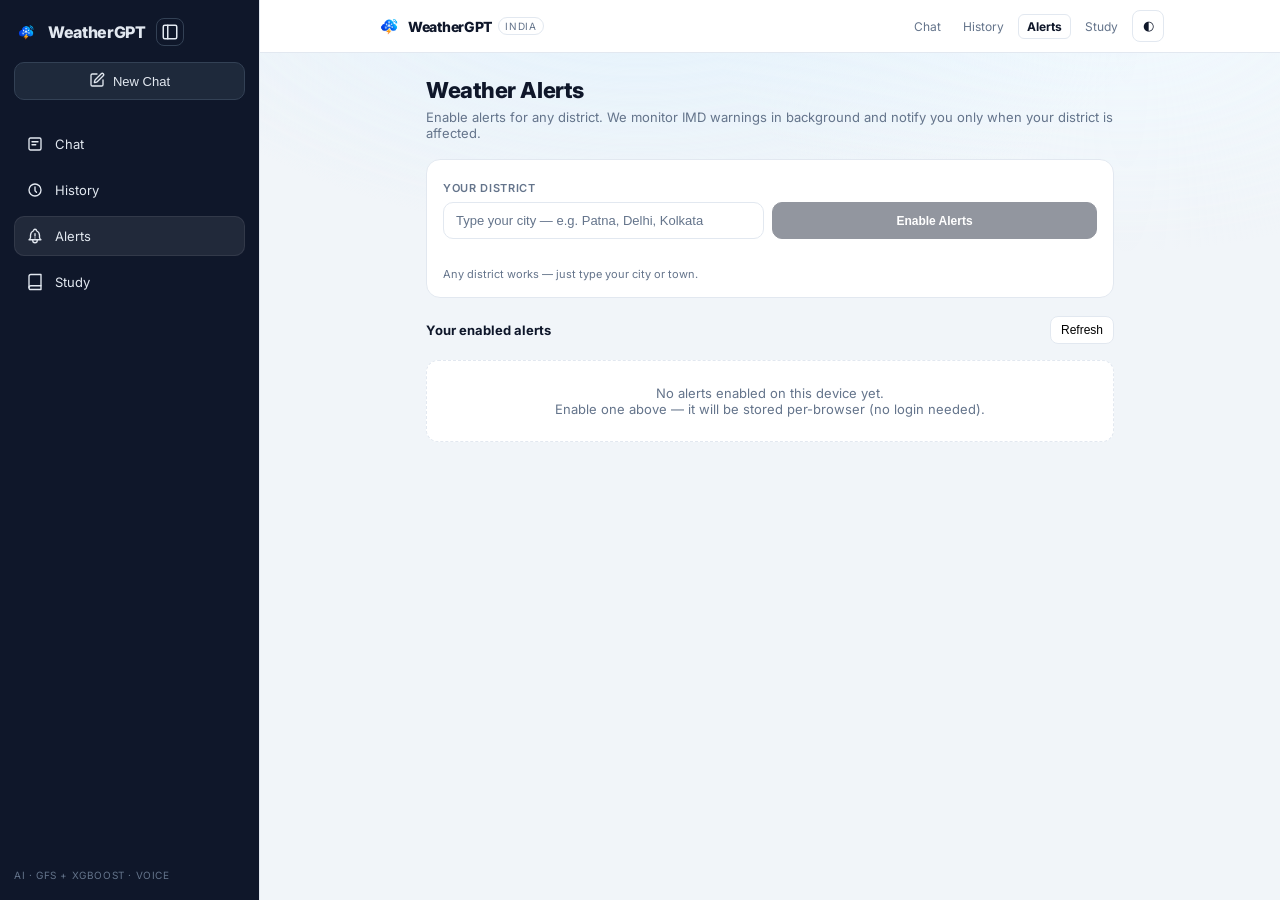
<file: ui/alerts.html>
<!doctype html>
<html lang="en">
<head>
  <meta charset="utf-8" />
  <meta name="viewport" content="width=device-width, initial-scale=1" />
  <title>Weather Alerts — WeatherGPT</title>
  <link href="https://fonts.googleapis.com/css2?family=Inter:wght@400;500;600;700;800&display=swap" rel="stylesheet">
  <link rel="icon" href="favicon.ico" sizes="32x32" />
  <link rel="apple-touch-icon" href="icon-180.png" />
  <link rel="stylesheet" href="style.css" />
  <style>
    .alertsPage{max-width:720px;margin:0 auto;padding:24px 16px}
    .alertsHeader{margin-bottom:18px}
    .alertsHeader h1{font-size:22px;font-weight:800;letter-spacing:-0.02em;margin:0;color:var(--text)}
    .alertsHeader p{color:var(--muted);font-size:13px;margin:6px 0 0}
    .card{background:var(--surface);border:1px solid var(--border);border-radius:14px;padding:16px}
    .enabledList{margin-top:16px}
    .enabledItem{display:flex;justify-content:space-between;align-items:center;padding:12px 14px;border:1px solid var(--border);border-radius:10px;background:var(--bg);margin-bottom:8px}
    .enabledItem .name{font-weight:600;font-size:13px;color:var(--text)}
    .enabledItem .meta{font-size:11px;color:var(--muted)}
    .enabledItem button{padding:7px 10px;border-radius:8px;border:1px solid #fecaca;background:var(--surface);color:#991b1b;font-size:12px;cursor:pointer}
    .emptyState{padding:24px;text-align:center;color:var(--muted);font-size:13px;border:1px dashed var(--border);border-radius:12px;background:var(--surface)}
    .alertBtn{background:#0f172a;border-color:#0f172a;color:#fff;transition:opacity .15s}
    .alertBtn:disabled{opacity:.45;cursor:not-allowed}
    [data-theme="dark"] .alertBtn{background:#38bdf8;border-color:#38bdf8;color:#020617;font-weight:700}
    [data-theme="dark"] .alertBtn:hover:not(:disabled){background:#0ea5e9;border-color:#0ea5e9}
    [data-theme="dark"] .alertBtn:disabled{opacity:.45}
    [data-theme="dark"] #alertInput::placeholder{color:#94a3b8;opacity:1}
    #alertInput::placeholder{color:var(--muted)}
  </style>
</head>
<body>
  <div class="bgGlow"></div>
  <div class="appShell">
    <aside class="sidebar" id="sidebar">
      <div class="sideTop">
        <div class="sideBrand">
          <img src="weathergpt.png" alt="WeatherGPT" style="width:24px;height:24px;border-radius:6px;object-fit:cover;flex-shrink:0" />
          <span class="sideName">WeatherGPT</span>
          <button id="sidebarClose" class="sidebarClose" aria-label="Toggle sidebar" title="Toggle sidebar"><svg xmlns="http://www.w3.org/2000/svg" width="18" height="18" viewBox="0 0 24 24" fill="none" stroke="currentColor" stroke-width="2" stroke-linecap="round" stroke-linejoin="round"><rect width="18" height="18" x="3" y="3" rx="2"/><path d="M9 3v18"/></svg></button>
        </div>
        <button id="newChatBtn" class="newChatBtn"><span class="icon"><svg viewBox="0 0 24 24" fill="none" stroke="currentColor" stroke-width="2" stroke-linecap="round" stroke-linejoin="round"><path d="M12 3H5a2 2 0 0 0-2 2v14a2 2 0 0 0 2 2h14a2 2 0 0 0 2-2v-7"/><path d="M18.375 2.625a1 1 0 0 1 3 3l-9.013 9.014a2 2 0 0 1-.853.505l-2.873.84a.5.5 0 0 1-.62-.62l.84-2.873a2 2 0 0 1 .506-.852z"/></svg></span> <span class="text">New Chat</span></button>
        <nav class="sideNav">
          <a href="/" class="sideLink"><span class="icon"><svg viewBox="0 0 24 24" fill="none" stroke="currentColor"><rect x="4" y="4" width="16" height="16" rx="2"/><path d="M8 9h8M8 13h5"/></svg></span> <span class="text">Chat</span></a>
          <a href="/history.html" class="sideLink"><span class="icon"><svg viewBox="0 0 24 24" fill="none" stroke="currentColor"><circle cx="12" cy="12" r="8"/><path d="M12 8v5l2 2"/></svg></span> <span class="text">History</span></a>
          <a href="/alerts.html" class="sideLink active"><span class="icon" style="position:relative"><svg xmlns="http://www.w3.org/2000/svg" viewBox="0 0 24 24" fill="none" stroke="currentColor" stroke-width="2" stroke-linecap="round" stroke-linejoin="round"><path d="M10 5a2 2 0 1 1 4 0a7 7 0 0 1 4 6v3a4 4 0 0 0 2 3h-16a4 4 0 0 0 2 -3v-3a7 7 0 0 1 4 -6"/><path d="M9 17v1a3 3 0 0 0 6 0v-1"/><path d="M12 9v3"/><path d="M12 14.5v.01"/></svg><span id="alertBadge" class="alertBadge hidden"></span></span> <span class="text">Alerts</span></a>
          <a href="/study.html" class="sideLink"><span class="icon"><svg viewBox="0 0 24 24" fill="none" stroke="currentColor"><path d="M4 19.5A2.5 2.5 0 016.5 17H20"/><path d="M6.5 2H20v20H6.5A2.5 2.5 0 014 19.5v-15A2.5 2.5 0 016.5 2z"/></svg></span> <span class="text">Study</span></a>
        </nav>
      </div>
      <div class="sideFoot"><span class="footText">AI · GFS + XGBoost · Voice</span></div>
    </aside>
    <div id="sidebarOverlay" class="sidebarOverlay hidden"></div>
    <div class="mainCol">
  <header class="topbar">
    <div class="topbarInner">
      <div class="brandRow">
        <button id="sidebarOpen" class="iconBtn" aria-label="Open sidebar" title="Toggle sidebar"><svg xmlns="http://www.w3.org/2000/svg" width="18" height="18" viewBox="0 0 24 24" fill="none" stroke="currentColor" stroke-width="2" stroke-linecap="round" stroke-linejoin="round"><rect width="18" height="18" x="3" y="3" rx="2"/><path d="M9 3v18"/></svg></button>
        <a href="/" class="brandLink">
          <img src="weathergpt.png" alt="WeatherGPT" style="width:26px;height:26px;border-radius:6px;object-fit:cover;flex-shrink:0" />
          <span class="brandName">WeatherGPT</span>
          <span class="brandBadge">INDIA</span>
        </a>
      </div>
      <div class="topActions">
        <a href="/" class="topLink">Chat</a>
        <a href="/history.html" class="topLink">History</a>
        <a href="/alerts.html" class="topLink active">Alerts</a>
        <a href="/study.html" class="topLink">Study</a>
        <button id="themeToggleAlerts" class="iconBtn" aria-label="Toggle theme" title="Toggle theme">◐</button>
      </div>
    </div>
  </header>

  <main class="alertsPage">
    <div class="alertsHeader">
      <h1>Weather Alerts</h1>
      <p>Enable alerts for any district. We monitor IMD warnings in background and notify you only when your district is affected.</p>
    </div>

    <div class="card">
      <label class="fieldLabel">Your district</label>
      <div style="display:flex;gap:8px;margin-top:6px">
        <input id="alertInput" type="text" placeholder="Type your city — e.g. Patna, Delhi, Kolkata" style="flex:1;padding:10px 12px;border-radius:10px;border:1px solid var(--border);background:var(--surface);color:var(--text);font-size:13px;outline:none" />
        <button id="enableBtn" class="alertBtn">Enable Alerts</button>
      </div>
      <div id="enableStatus" style="margin-top:8px;font-size:12px;color:var(--text);min-height:14px"></div>
      <div style="margin-top:6px;font-size:11px;color:var(--muted)">Any district works — just type your city or town.</div>
    </div>

    <div style="margin-top:18px;display:flex;justify-content:space-between;align-items:center">
      <h3 style="font-size:13px;font-weight:700;margin:0">Your enabled alerts</h3>
      <button id="refreshBtn" style="font-size:12px;padding:6px 10px;border-radius:8px;border:1px solid #e2e8f0;background:#fff;cursor:pointer">Refresh</button>
    </div>
    <div id="enabledList" class="enabledList"></div>


  </main>
  </div>
  </div>

  <script>
    // sidebar for alerts (mobile + desktop)
    (function(){
      const sidebar=document.getElementById("sidebar"), overlay=document.getElementById("sidebarOverlay");
      const openBtn=document.getElementById("sidebarOpen"), closeBtn=document.getElementById("sidebarClose");
      function updateHamburger(){
        if(!sidebar || !openBtn) return;
        const isCollapsed=sidebar.classList.contains("collapsed");
        const isDesktop=window.innerWidth>=860;
        if(isDesktop){ openBtn.style.display=isCollapsed?"grid":"none"; openBtn.style.visibility=isCollapsed?"visible":"hidden"; }
        else { openBtn.style.display="grid"; openBtn.style.visibility="visible"; }
      }
      function set(open){
        if(!sidebar) return;
        const isMobile=window.innerWidth<860;
        if(isMobile){ sidebar.classList.toggle("collapsed", !open); overlay.classList.toggle("hidden", !open); }
        else { sidebar.classList.toggle("collapsed", !open); localStorage.setItem("sidebarOpen", open?"1":"0"); }
        updateHamburger();
      }
      if(openBtn) openBtn.addEventListener("click", ()=> set(true));
      if(closeBtn) closeBtn.addEventListener("click", ()=> { const c=sidebar.classList.contains("collapsed"); set(c); });
      if(overlay) overlay.addEventListener("click", ()=> set(false));
      const saved=localStorage.getItem("sidebarOpen");
      if(window.innerWidth>=860 && saved==="0") sidebar?.classList.add("collapsed");
      else if(window.innerWidth<860){ sidebar?.classList.add("collapsed"); overlay?.classList.add("hidden"); }
      updateHamburger();
      window.addEventListener("resize", updateHamburger);
      const nb=document.getElementById("newChatBtn"); if(nb) nb.addEventListener("click", ()=> window.location.href="/");
    })();
    const input=document.getElementById('alertInput');
    const enableBtn=document.getElementById('enableBtn');
    const enableStatus=document.getElementById('enableStatus');
    const listEl=document.getElementById('enabledList');
    const districtMap={patna:{id:573,state:"Bihar"},gaya:{id:320,state:"Bihar"},delhi:{id:195,state:"Delhi"},mumbai:{id:576,state:"Maharashtra"},kolkata:{id:446,state:"West Bengal"},pune:{id:411,state:"Maharashtra"},chennai:{id:602,state:"Tamil Nadu"},bengaluru:{id:572,state:"Karnataka"},hyderabad:{id:534,state:"Telangana"},lucknow:{id:312,state:"Uttar Pradesh"},ahmedabad:{id:144,state:"Gujarat"},jaipur:{id:113,state:"Rajasthan"}};
    function parse(v){const k=v.trim().toLowerCase();const h=districtMap[k];if(h) return {id:h.id,state:h.state,name:v.trim()}; return {id:null,state:"",name:v.trim()}}
    function urlB64ToUint8(b){const p="=".repeat((4-b.length%4)%4);const s=(b+p).replace(/-/g,"+").replace(/_/g,"/");const r=atob(s);return Uint8Array.from([...r].map(c=>c.charCodeAt(0)))}
    function updateBtnState(){
      const raw=input.value.trim();
      const my=JSON.parse(localStorage.getItem("myAlerts")||"[]");
      const {id,name}=parse(raw);
      const already=my.some(x=>x.name.toLowerCase()===raw.toLowerCase());
      const invalid=!raw || id===null;
      enableBtn.disabled = invalid || already;
      if(already && raw) enableStatus.textContent="Already enabled for "+name+" — check 'Your enabled alerts' below.";
      else if(!raw) enableStatus.textContent="";
      else if(invalid) enableStatus.textContent="";
    }
    async function enable(){
      const raw=input.value.trim(); if(!raw){enableStatus.textContent="Type your district — e.g. Patna"; updateBtnState(); return}
      let {id,name,state}=parse(raw);
      if(id===null){ enableStatus.textContent="We don't support '"+name+"' yet. Try Patna, Delhi, Kolkata, Mumbai or Gaya."; updateBtnState(); return; }
      const myCheck=JSON.parse(localStorage.getItem("myAlerts")||"[]");
      if(myCheck.some(x=>x.name.toLowerCase()===name.toLowerCase())){ enableStatus.textContent="Already enabled for "+name; updateBtnState(); return; }
      enableBtn.disabled=true; enableBtn.textContent="Enabling...";
      enableStatus.textContent="Requesting permission...";
      try{
        const perm=await Notification.requestPermission();
        if(perm!=="granted"){enableStatus.textContent="Permission denied — enable notifications in browser"; return}
        await navigator.serviceWorker.register("/sw.js");
        const reg=await navigator.serviceWorker.ready;
        const vp=await fetch("/api/alerts/vapid-public-key").then(r=>r.json());
        let sub={endpoint:"no-push-"+Date.now(),keys:{}};
        if(vp.publicKey){
          const subObj=await reg.pushManager.subscribe({userVisibleOnly:true, applicationServerKey:urlB64ToUint8(vp.publicKey)});
          sub=subObj.toJSON();
        }
        // save locally so we can show "your" alerts without user_id (per-device)
        const my=JSON.parse(localStorage.getItem("myAlerts")||"[]");
        const res=await fetch("/api/alerts/subscribe",{method:"POST",headers:{"Content-Type":"application/json"},body:JSON.stringify({location_name:name, district_id:id, state, push_subscription:sub})});
        const j=await res.json(); if(!res.ok) throw new Error(j.error||"subscribe failed");
        if(!my.find(x=>x.name.toLowerCase()===name.toLowerCase())){my.push({name,district_id:id,state, endpoint:sub.endpoint}); localStorage.setItem("myAlerts",JSON.stringify(my));}
        enableStatus.textContent="Alerts enabled for "+name+" — you'll be notified when IMD issues a warning.";
        loadList(); updateBtnState();
      }catch(e){enableStatus.textContent=e.message||String(e)}
      finally{ enableBtn.disabled=false; enableBtn.textContent="Enable Alerts"; updateBtnState(); }
    }
    async function loadList(){
      const my=JSON.parse(localStorage.getItem("myAlerts")||"[]");
      if(!my.length){listEl.innerHTML='<div class="emptyState">No alerts enabled on this device yet.<br>Enable one above — it will be stored per-browser (no login needed).</div>'; return}
      listEl.innerHTML="";
      for(const item of my){
        const div=document.createElement("div"); div.className="enabledItem";
        div.innerHTML=`<div><div class="name">${item.name}</div><div class="meta">District ${item.district_id||"pending mapping"} · ${item.state||"India"} · This device</div></div><button data-endpoint="${item.endpoint}">Disable</button>`;
        const btn=div.querySelector("button");
        btn.addEventListener("click", async()=>{
          try{ await fetch("/api/alerts/unsubscribe",{method:"POST",headers:{"Content-Type":"application/json"},body:JSON.stringify({endpoint:item.endpoint})}); }catch{}
          const updated=my.filter(x=>x.endpoint!==item.endpoint); localStorage.setItem("myAlerts",JSON.stringify(updated)); loadList();
        });
        listEl.appendChild(div);
      }
    }
    enableBtn.addEventListener("click", enable);
    input.addEventListener("keydown", e=>{ if(e.key==="Enter") enable(); });
    input.addEventListener("input", updateBtnState);
    document.getElementById("refreshBtn").addEventListener("click", ()=>{ loadList(); updateBtnState(); });
    loadList(); updateBtnState();
    // theme toggle — connected to same localStorage as Chat/Study
    const tBtnAlerts=document.getElementById("themeToggleAlerts");
    function applyThemeAlerts(t){ document.documentElement.setAttribute("data-theme",t); localStorage.setItem("theme",t); if(tBtnAlerts) tBtnAlerts.textContent=t==="dark"?"☀":"◐"; }
    if(tBtnAlerts) tBtnAlerts.addEventListener("click", ()=>{ const cur=document.documentElement.getAttribute("data-theme")||"light"; applyThemeAlerts(cur==="dark"?"light":"dark"); });
    const savedAlerts=localStorage.getItem("theme"); if(savedAlerts) applyThemeAlerts(savedAlerts);
    else if(window.matchMedia("(prefers-color-scheme: dark)").matches) applyThemeAlerts("dark");
    // register SW for page itself
    if("serviceWorker" in navigator){ navigator.serviceWorker.register("/sw.js").catch(()=>{}); }
  </script>
</body>
</html>
</file>
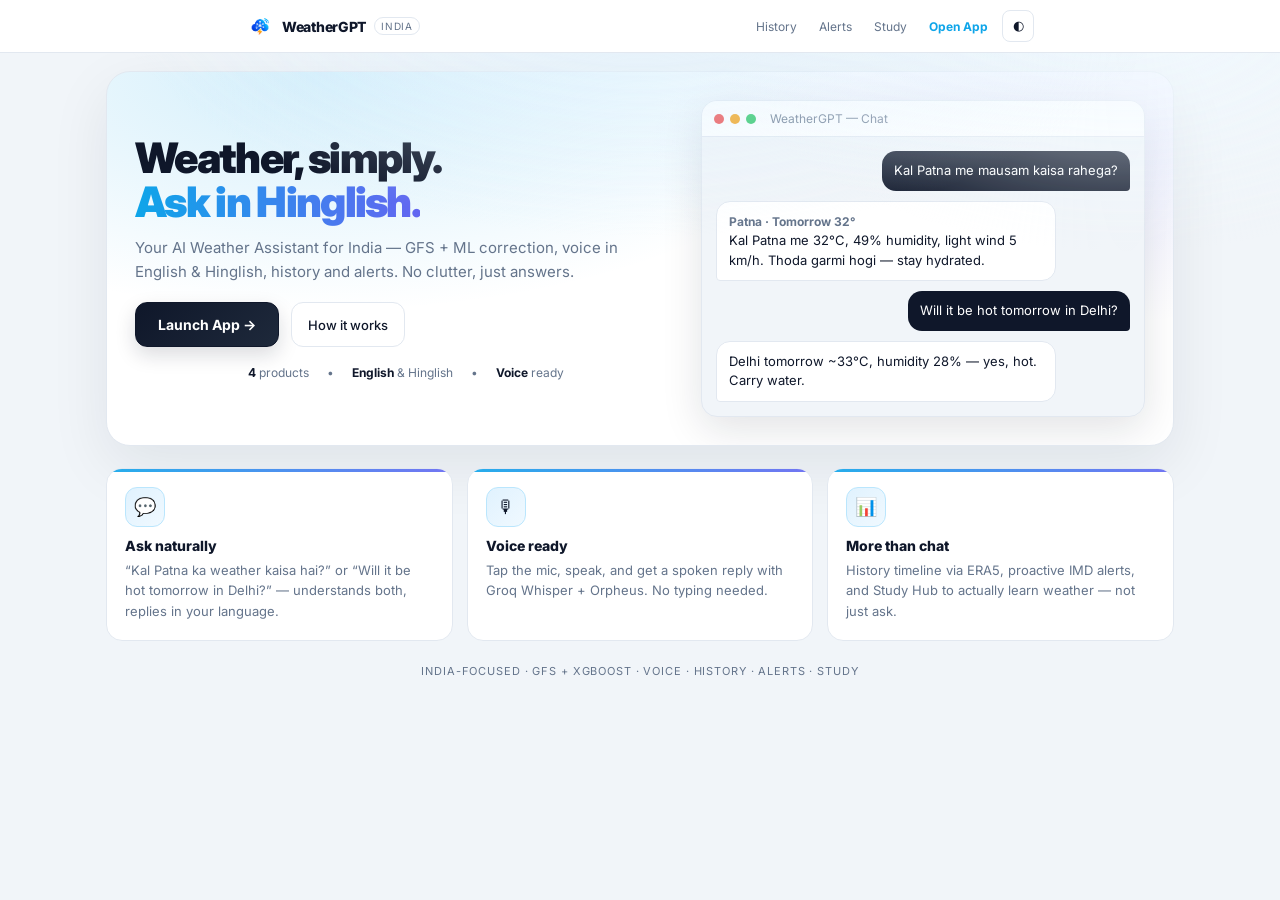
<file: ui/landing.html>
<!doctype html>
<html lang="en">
<head>
  <meta charset="utf-8" />
  <meta name="viewport" content="width=device-width, initial-scale=1" />
  <title>WeatherGPT — Your AI Weather Assistant for India</title>
  <link rel="preconnect" href="https://fonts.googleapis.com">
  <link href="https://fonts.googleapis.com/css2?family=Inter:wght@400;500;600;700;800;900&display=swap" rel="stylesheet">
  <link rel="icon" href="favicon.ico" sizes="32x32" />
  <link rel="apple-touch-icon" href="icon-180.png" />
  <link rel="stylesheet" href="style.css" />
  <style>
    .landingPage{max-width:1100px;margin:0 auto;padding:0 16px 40px}
    .landingHero{margin-top:18px;display:grid;grid-template-columns:1.1fr .9fr;gap:24px;align-items:center;background:radial-gradient(900px 400px at 20% 0%, rgba(14,165,233,.18), transparent 60%), radial-gradient(700px 300px at 90% 20%, rgba(99,102,241,.12), transparent 60%), var(--surface);border:1px solid var(--border);border-radius:24px;padding:28px;box-shadow:0 20px 60px rgba(15,23,42,.08);overflow:hidden}
    @media(max-width:860px){.landingHero{grid-template-columns:1fr; padding:20px}}
    .heroLeft h1{font-size:42px;font-weight:900;letter-spacing:-0.04em;margin:0;line-height:1.05}
    @media(max-width:640px){.heroLeft h1{font-size:32px}}
    .heroLeft p{color:var(--muted);font-size:15px;margin:12px 0 0;line-height:1.6;max-width:520px}
    .heroActions{margin-top:18px;display:flex;gap:12px;flex-wrap:wrap}
    .launchBtn{padding:13px 22px;border-radius:12px;border:1px solid #0f172a;background:linear-gradient(135deg,#0f172a,#1e293b);color:#fff;font-weight:700;font-size:14px;cursor:pointer;display:inline-flex;align-items:center;gap:8px;box-shadow:0 8px 20px rgba(15,23,42,.15);text-decoration:none;transition:transform .15s, box-shadow .15s}
    .launchBtn:hover{transform:translateY(-1px);box-shadow:0 12px 28px rgba(15,23,42,.2)}
    [data-theme="dark"] .launchBtn{background:linear-gradient(135deg,#38bdf8,#0ea5e9);border-color:#38bdf8;color:#020617}
    .ghostBtn{padding:11px 16px;border-radius:12px;border:1px solid var(--border);background:var(--surface);font-size:13px;cursor:pointer;color:var(--text);text-decoration:none;display:inline-flex;align-items:center;font-weight:500}
    .ghostBtn:hover{border-color:#0ea5e9}
    .heroMock{background:var(--bg);border:1px solid var(--border);border-radius:16px;overflow:hidden;box-shadow:0 12px 40px rgba(15,23,42,.12)}
    .mockTop{height:36px;background:var(--surface);border-bottom:1px solid var(--border);display:flex;align-items:center;gap:6px;padding:0 12px}
    .mockDot{width:10px;height:10px;border-radius:50%}
    .mockBody{padding:14px;display:flex;flex-direction:column;gap:10px}
    .mockBubble{max-width:82%;padding:10px 12px;border-radius:14px;font-size:13px;line-height:1.5}
    .mockUser{align-self:flex-end;background:#0f172a;color:#fff;border-bottom-right-radius:4px}
    [data-theme="dark"] .mockUser{background:#1e293b}
    .mockBot{align-self:flex-start;background:var(--surface);border:1px solid var(--border);border-bottom-left-radius:4px}
    .features{display:grid;grid-template-columns:repeat(3,1fr);gap:14px;margin-top:22px}
    @media(max-width:860px){.features{grid-template-columns:1fr}}
    .featCard{background:var(--surface);border:1px solid var(--border);border-radius:16px;padding:18px;position:relative;overflow:hidden}
    .featCard::before{content:"";position:absolute;top:0;left:0;right:0;height:3px;background:linear-gradient(90deg,#0ea5e9,#6366f1);opacity:.9}
    .featIcon{width:40px;height:40px;border-radius:12px;display:grid;place-items:center;background:linear-gradient(135deg,#e0f2fe,#f0f9ff);border:1px solid #bae6fd;font-size:18px}
    [data-theme="dark"] .featIcon{background:#0c1a2e;border-color:#1e3a5f}
    .featTitle{font-weight:800;font-size:14px;margin-top:10px}
    .featDesc{font-size:13px;color:var(--muted);margin-top:6px;line-height:1.6}
    .stats{display:flex;gap:18px;justify-content:center;margin-top:18px;flex-wrap:wrap;font-size:12px;color:var(--muted)}
    .stats b{color:var(--text)}
  </style>
</head>
<body>
  <div class="bgGlow"></div>
  <header class="topbar">
    <div class="topbarInner">
      <a href="/" class="brandRow" style="text-decoration:none;color:inherit">
        <img src="weathergpt.png" alt="WeatherGPT" style="width:28px;height:28px;border-radius:6px;object-fit:cover" />
        <span class="brandName">WeatherGPT</span>
        <span class="brandBadge">INDIA</span>
      </a>
      <div class="topActions">
        <a href="/history.html" class="topLink">History</a>
        <a href="/alerts.html" class="topLink">Alerts</a>
        <a href="/study.html" class="topLink">Study</a>
        <a href="/chat" class="topLink" style="color:#0ea5e9;font-weight:700">Open App</a>
        <button id="themeToggleLand" class="iconBtn" aria-label="Toggle theme">◐</button>
      </div>
    </div>
  </header>

  <main class="landingPage">
    <section class="landingHero">
      <div class="heroLeft">
        <h1>Weather, simply.<br><span style="background:linear-gradient(90deg,#0ea5e9,#6366f1);-webkit-background-clip:text;-webkit-text-fill-color:transparent">Ask in Hinglish.</span></h1>
        <p>Your AI Weather Assistant for India — GFS + ML correction, voice in English & Hinglish, history and alerts. No clutter, just answers.</p>
        <div class="heroActions">
          <a href="/chat" class="launchBtn">Launch App →</a>
          <a href="/study.html" class="ghostBtn">How it works</a>
        </div>
        <div class="stats"><span><b>4</b> products</span> • <span><b>English</b> & Hinglish</span> • <span><b>Voice</b> ready</span></div>
      </div>
      <div class="heroMock">
        <div class="mockTop"><span class="mockDot" style="background:#ef4444"></span><span class="mockDot" style="background:#f59e0b"></span><span class="mockDot" style="background:#22c55e"></span><span style="margin-left:8px;font-size:12px;color:var(--muted)">WeatherGPT — Chat</span></div>
        <div class="mockBody">
          <div class="mockBubble mockUser">Kal Patna me mausam kaisa rahega?</div>
          <div class="mockBubble mockBot"><b style="font-size:12px;color:var(--muted)">Patna · Tomorrow 32° </b><br>Kal Patna me 32°C, 49% humidity, light wind 5 km/h. Thoda garmi hogi — stay hydrated.</div>
          <div class="mockBubble mockUser">Will it be hot tomorrow in Delhi?</div>
          <div class="mockBubble mockBot">Delhi tomorrow ~33°C, humidity 28% — yes, hot. Carry water.</div>
        </div>
      </div>
    </section>

    <section class="features">
      <div class="featCard"><div class="featIcon">💬</div><div class="featTitle">Ask naturally</div><div class="featDesc">“Kal Patna ka weather kaisa hai?” or “Will it be hot tomorrow in Delhi?” — understands both, replies in your language.</div></div>
      <div class="featCard"><div class="featIcon">🎙</div><div class="featTitle">Voice ready</div><div class="featDesc">Tap the mic, speak, and get a spoken reply with Groq Whisper + Orpheus. No typing needed.</div></div>
      <div class="featCard"><div class="featIcon">📊</div><div class="featTitle">More than chat</div><div class="featDesc">History timeline via ERA5, proactive IMD alerts, and Study Hub to actually learn weather — not just ask.</div></div>
    </section>

    <section style="margin-top:18px;text-align:center">
      <span style="font-size:11px;letter-spacing:.08em;color:var(--muted);text-transform:uppercase">India-focused · GFS + XGBoost · Voice · History · Alerts · Study</span>
    </section>
  </main>

  <script>
    const tLand=document.getElementById("themeToggleLand");
    function applyLand(t){ document.documentElement.setAttribute("data-theme",t); localStorage.setItem("theme",t); if(tLand) tLand.textContent=t==="dark"?"☀":"◐"; }
    if(tLand) tLand.addEventListener("click",()=>{ const cur=document.documentElement.getAttribute("data-theme")||"light"; applyLand(cur==="dark"?"light":"dark"); });
    const saved=localStorage.getItem("theme"); if(saved) applyLand(saved);
    else if(window.matchMedia("(prefers-color-scheme: dark)").matches) applyLand("dark");
  </script>
</body>
</html>
</file>
<file: ui/style.css>
:root{--bg:#f1f5f9;--surface:#ffffff;--text:#0f172a;--muted:#64748b;--border:#e2e8f0;--nav:#ffffff;--sidebar:#0f172a;--sidebar-text:#e2e8f0}
[data-theme="dark"]{--bg:#0b1220;--surface:#111a2e;--text:#e2e8f0;--muted:#94a3b8;--border:#1e293b;--nav:#0f172a;--sidebar:#070d1a;--sidebar-text:#cbd5e1}
*{box-sizing:border-box}html,body{margin:0;overflow-x:hidden}
body{font-family:Inter,system-ui,-apple-system,sans-serif;background:var(--bg);color:var(--text);min-height:100vh;transition:background .25s,color .25s}
img{max-width:100%}
.bgGlow{position:fixed;inset:0;pointer-events:none;background:radial-gradient(900px 500px at 50% -8%, #e0f2fe 0%, transparent 62%), radial-gradient(700px 420px at 88% 0%, #f0f9ff 0%, transparent 60%);opacity:.9}
[data-theme="dark"] .bgGlow{opacity:.25}
.appShell{display:flex;min-height:100vh;position:relative}
.sidebar{width:260px;background:var(--sidebar);color:var(--sidebar-text);display:flex;flex-direction:column;justify-content:space-between;padding:18px 14px;border-right:1px solid var(--border);position:fixed;inset:0 auto 0 0;z-index:30;transform:translateX(0);transition:transform .28s ease, width .28s ease, background .25s}
.sidebar.collapsed{transform:translateX(-100%)}
.sidebarOverlay{position:fixed;inset:0;background:rgba(2,6,23,.45);backdrop-filter:blur(2px);z-index:25}
@media(min-width:860px){
  .sidebar{position:fixed !important;top:0;left:0;bottom:0;height:100vh !important;width:260px;z-index:30;transform:none !important;display:flex !important;flex-direction:column;justify-content:space-between;overflow-y:auto}
  .sidebar.collapsed{transform:none !important;width:64px !important;padding:18px 6px !important;align-items:center !important;overflow-x:hidden !important}
  .sidebar.collapsed .sideName,.sidebar.collapsed .sideLink .text,.sidebar.collapsed .newChatBtn .text,.sidebar.collapsed .footText{display:none !important}
  .sidebar.collapsed .sideBrand{justify-content:center}
  .sidebar.collapsed .sideLink{justify-content:center;padding:0;display:grid;place-items:center;width:40px;height:40px;margin:0 auto}
  .sidebar.collapsed .newChatBtn{padding:0;width:40px;height:40px;display:grid;place-items:center;margin:0 auto}
  .sidebar.collapsed .sidebarClose{transform:rotate(180deg)}
  .sidebarOverlay{display:none !important}
  #sidebarOpen{display:none !important}
  .mainCol{margin-left:260px;width:calc(100% - 260px);min-width:0;max-width:calc(100% - 260px);transition:margin-left .28s ease, width .28s ease}
  .sidebar.collapsed ~ .mainCol,.sidebar.collapsed + .sidebarOverlay + .mainCol{margin-left:64px;width:calc(100% - 64px);max-width:calc(100% - 64px)}
}
@media(max-width:859px){
  .sidebar{width:280px;max-width:85vw}
  .sidebar.collapsed{transform:translateX(-100%) !important;width:280px !important;padding:18px 14px !important;align-items:stretch !important}
  .sidebar.collapsed .sideName,.sidebar.collapsed .sideLink .text,.sidebar.collapsed .newChatBtn .text,.sidebar.collapsed .footText{display:block !important}
  .sidebar.collapsed .sideLink{width:auto !important;height:auto !important;padding:9px 10px !important;display:flex !important}
  .sidebar.collapsed .newChatBtn{width:100% !important;height:38px !important;display:flex !important}
  #sidebarOpen{display:grid !important;visibility:visible !important}
  .mainCol{margin-left:0 !important;width:100% !important;max-width:100vw !important;min-width:0 !important;overflow-x:hidden}
}
.sidebar.collapsed .sideBrand img{display:none}
.sideTop{display:flex;flex-direction:column;gap:16px}
.sideBrand{display:flex;align-items:center;gap:10px;font-weight:800}
.sideDot{width:9px;height:9px;border-radius:50%;background:#38bdf8;box-shadow:0 0 0 6px rgba(56,189,248,.15)}
.sideName{letter-spacing:-0.02em}
.newChatBtn{width:100%;height:38px;padding:0 12px;border-radius:10px;border:1px solid #334155;background:#1e293b;color:#e2e8f0;font-size:13px;font-weight:500;cursor:pointer;display:flex;align-items:center;justify-content:center;gap:8px}
.newChatBtn:hover{background:#334155}
.sideNav{display:flex;flex-direction:column;gap:6px;margin-top:8px}
.sideLink{padding:9px 10px;border-radius:10px;color:var(--sidebar-text);text-decoration:none;font-size:13px;border:1px solid transparent;display:flex;align-items:center;gap:10px}
.sideLink .icon{width:20px;height:20px;display:grid;place-items:center;flex-shrink:0;position:relative}
.sideLink .icon svg{width:18px;height:18px;stroke:currentColor;fill:none;stroke-width:1.8;stroke-linecap:round;stroke-linejoin:round}
.newChatBtn .icon svg{width:16px;height:16px}
.alertBadge{position:absolute;top:-4px;right:-4px;width:11px;height:11px;background:linear-gradient(135deg,#ef4444,#dc2626);border:2px solid #ffffff;border-radius:50%;display:none;box-shadow:0 2px 6px rgba(239,68,68,.45), 0 0 0 2px rgba(255,255,255,.9)}
.alertBadge.show{display:block;animation:badgePulse 1.8s infinite}
.badgeIcon{display:none}
.sideLink.active,.sideLink:hover{background:rgba(255,255,255,.08);border-color:rgba(255,255,255,.08)}
.sidebarClose{margin-left:auto;width:28px;height:28px;padding:0;margin:0;border-radius:8px;border:1px solid #334155;background:transparent;color:var(--sidebar-text);cursor:pointer;display:inline-flex;align-items:center;justify-content:center;line-height:0;flex-shrink:0;transition:background .2s}
.sidebarClose:hover{background:rgba(255,255,255,.1)}
.sidebarClose svg{display:block;margin:auto;flex-shrink:0}
.sideFoot{font-size:10px;letter-spacing:.06em;color:#64748b;text-transform:uppercase;line-height:1.4}
.mainCol{flex:1;min-width:0;display:flex;flex-direction:column;min-height:100vh}
.topbar{position:sticky;top:0;z-index:15;background:var(--nav);backdrop-filter:blur(10px);border-bottom:1px solid var(--border);transition:background .25s,border-color .25s}
.topbarInner{width:100%;max-width:820px;margin:0 auto;padding:10px 16px;display:flex;align-items:center;justify-content:space-between;gap:8px;box-sizing:border-box}
.backBtn{width:36px;height:36px;border-radius:10px;border:1px solid var(--border);background:var(--surface);color:var(--text);cursor:pointer;flex-shrink:0}
.brandRow{display:flex;align-items:center;gap:8px;flex-shrink:0;min-width:0}
.brandLink{display:inline-flex;align-items:center;gap:6px;text-decoration:none;color:inherit;flex-shrink:0}
.brandDot{width:8px;height:8px;border-radius:50%;background:#0ea5e9;box-shadow:0 0 0 5px #e0f2fe;flex-shrink:0}
.brandName{font-weight:800;font-size:14px;letter-spacing:-0.02em;white-space:nowrap}
.brandBadge{font-size:10px;letter-spacing:.07em;border:1px solid var(--border);padding:2px 6px;border-radius:999px;color:var(--muted);background:var(--surface);white-space:nowrap;flex-shrink:0}
.topActions{display:flex;align-items:center;gap:6px;flex-shrink:0}
.topLink{font-size:12px;color:var(--muted);text-decoration:none;white-space:nowrap;padding:4px 8px;border-radius:6px;transition:all .18s}
.topLink:hover{color:var(--text);background:rgba(255,255,255,.08)}
.topLink.active{color:var(--text);font-weight:700;background:var(--surface);border:1px solid var(--border)}
.iconBtn{width:32px;height:32px;padding:0;margin:0;border-radius:8px;border:1px solid var(--border);background:var(--surface);color:var(--text);cursor:pointer;flex-shrink:0;display:inline-flex;align-items:center;justify-content:center;line-height:0;box-sizing:border-box;transition:background .2s,border-color .2s,color .2s}
.iconBtn:hover{background:var(--bg)}
.iconBtn svg{display:block;margin:auto;flex-shrink:0}
.landing{min-height:calc(100vh - 57px);display:flex;align-items:center;justify-content:center;padding:24px 16px}
.landing.hidden{display:none !important}
.landingInner{width:100%;max-width:620px;text-align:center}
.landingTitle{font-size:34px;font-weight:800;letter-spacing:-0.04em;margin:0;line-height:1}
.landingSub{margin:8px 0 0;color:#0f172a;font-weight:600;font-size:15px}
.landingDesc{margin:6px 0 0;color:#64748b;font-size:13px}
.landingSearchCard{margin-top:22px;background:var(--surface);border:1px solid var(--border);border-radius:16px;padding:10px;box-shadow:0 8px 30px rgba(15,23,42,.06);transition:background .25s,border-color .25s}
.landingInputRow{display:flex;gap:8px;align-items:center}
#landingInput{flex:1;border:none;outline:none;font-size:14px;padding:12px 10px;background:transparent}
#landingInput::placeholder{color:#94a3b8}
.landingMic{width:40px;height:40px;border-radius:12px;border:1px solid #e2e8f0;background:#fff;cursor:pointer;display:grid;place-items:center}
.micCircle{width:10px;height:10px;border-radius:50%;background:#0ea5e9;display:block}
.askBtn{margin-top:14px;width:100%;max-width:220px;height:42px;border-radius:12px;border:1px solid #0f172a;background:#0f172a;color:#fff;font-weight:600;font-size:13px;cursor:pointer}
.askBtn:disabled{opacity:.5;cursor:not-allowed}
.quickChips button:disabled{opacity:.5;cursor:not-allowed}
#landingInput:disabled,.composerMic:disabled,.landingMic:disabled{opacity:.5;cursor:not-allowed}
.landingSearchCard.loading{border-color:#0ea5e9;box-shadow:0 0 0 4px #e0f2fe}
.quickRow{margin-top:18px}
.quickLabel{font-size:11px;letter-spacing:.06em;color:#94a3b8;text-transform:uppercase;font-weight:600}
.quickChips{display:flex;gap:8px;flex-wrap:wrap;justify-content:center;margin-top:8px}
.quickChips button{padding:8px 12px;border-radius:999px;border:1px solid #e2e8f0;background:#fff;color:#334155;font-size:12px;cursor:pointer}
.quickChips button:hover{border-color:#0ea5e9}
.chatView{flex:1;display:flex;flex-direction:column;max-width:780px;width:100%;margin:0 auto;padding:0 16px 0;min-height:calc(100vh - 57px)}
.chatView.hidden{display:none !important}
.chatHistory{flex:1;overflow:auto;padding:18px 0 12px;display:flex;flex-direction:column;gap:16px}
.bubble{max-width:86%;border-radius:18px;padding:12px 14px;font-size:14px;line-height:1.6;word-break:break-word}
.bubble.user{align-self:flex-end;background:#0f172a;color:#fff;border-bottom-right-radius:6px}
.bubble.assistant{align-self:flex-start;background:var(--surface);border:1px solid var(--border);border-bottom-left-radius:6px;box-shadow:0 4px 16px rgba(15,23,42,.06);width:100%;max-width:92%}
.weatherCard{margin-top:10px;background:var(--surface);border:1px solid var(--border);border-radius:14px;overflow:hidden}
.weatherCardTop{padding:14px 14px 10px;display:flex;justify-content:space-between;gap:12px;align-items:flex-start}
.loc{font-size:12px;letter-spacing:.06em;text-transform:uppercase;color:var(--muted);font-weight:600}
.date{font-size:12px;color:var(--muted);margin-top:2px}
.temp{font-size:36px;font-weight:800;letter-spacing:-0.04em;line-height:1;color:var(--text)}
.temp sup{font-size:14px;font-weight:600;color:var(--muted)}
.grid3{display:grid;grid-template-columns:repeat(3,1fr);gap:8px;padding:0 14px 12px}
.gItem{background:var(--bg);border:1px solid var(--border);border-radius:10px;padding:8px 10px}
.gLabel{font-size:10px;letter-spacing:.06em;text-transform:uppercase;color:var(--muted);font-weight:600}
.gVal{margin-top:4px;font-size:13px;font-weight:700;color:var(--text)}
.replyPlain{padding:12px 14px;border-top:1px solid var(--border);font-size:13px;line-height:1.65;color:var(--text);white-space:pre-wrap}
.voicePlayRow{display:flex;gap:10px;align-items:center;padding:10px 14px;border-top:1px solid var(--border)}
.playBtn{padding:7px 12px;border-radius:8px;border:1px solid var(--border);background:var(--surface);font-size:12px;cursor:pointer;color:var(--text)}
.audioEl{flex:1;height:32px}
.processing{padding:8px 0}
.procCard{background:#fff;border:1px solid #e2e8f0;border-radius:12px;padding:12px 14px;display:flex;flex-direction:column;gap:8px;max-width:420px}
.procRow{font-size:12px;color:#64748b;display:flex;gap:8px;align-items:center}
.procRow.done{color:#0f172a}
.procRow.active{color:#0ea5e9;font-weight:600}
.procDot{width:18px;height:18px;border-radius:50%;background:#0ea5e9;color:#fff;display:grid;place-items:center;font-size:10px}
.procSpinner{width:14px;height:14px;border:2px solid #e2e8f0;border-top-color:#0ea5e9;border-radius:50%;animation:spin .7s linear infinite}
@keyframes spin{to{transform:rotate(360deg)}}
.composer{position:sticky;bottom:0;background:rgba(248,250,252,.92);backdrop-filter:blur(10px);padding:12px 0 16px;border-top:1px solid #e2e8f0}
.composerInner{max-width:780px;margin:0 auto;display:flex;gap:8px;align-items:center;background:#fff;border:1px solid #e2e8f0;border-radius:14px;padding:8px}
.composerInner.loading{border-color:#0ea5e9;box-shadow:0 0 0 4px #e0f2fe}
#chatInput{flex:1;border:none;outline:none;font-size:14px;padding:8px;background:transparent;color:var(--text)}
#chatInput::placeholder{color:var(--muted)}
.composerMic{width:36px;height:36px;border-radius:10px;border:1px solid #e2e8f0;background:#fff;cursor:pointer;color:var(--text)}
.composerMic.on{background:#0f172a;color:#fff;border-color:#0f172a}
.composerSend{height:36px;padding:0 14px;border-radius:10px;border:1px solid #0f172a;background:#0f172a;color:#fff;font-weight:600;font-size:12px;cursor:pointer;display:inline-flex;align-items:center;gap:6px}
.composerSend:disabled{opacity:.6}
.composerClear{width:32px;height:32px;border-radius:50%;border:1px solid #e2e8f0;background:#fff;cursor:pointer;color:var(--text)}
.chatStatus{font-size:11px;color:var(--muted);min-height:12px;margin-top:6px;text-align:center}
.errorBox{margin-top:8px;padding:10px 12px;background:#fef2f2;border:1px solid #fecaca;border-radius:10px;color:#991b1b;font-size:12px}
.hidden{display:none !important}
.skeletonChat{margin-top:10px}
.skBubble{height:72px;background:linear-gradient(90deg,#fff 25%,#f1f5f9 50%,#fff 75%);background-size:200% 100%;animation:shimmer 1.2s infinite;border-radius:14px;border:1px solid #e2e8f0}
[data-theme="dark"] .composer{background:rgba(11,18,32,.92);border-color:var(--border)}
[data-theme="dark"] .composerInner{background:var(--surface);border-color:var(--border)}
[data-theme="dark"] #chatInput::placeholder{color:var(--muted)}
[data-theme="dark"] .composerMic{background:var(--surface);border-color:var(--border);color:var(--text)}
[data-theme="dark"] .composerClear{background:var(--surface);border-color:var(--border);color:var(--text)}
[data-theme="dark"] .procCard{background:var(--surface);border-color:var(--border)}
[data-theme="dark"] .procRow.done{color:var(--text)}
[data-theme="dark"] .procRow{color:var(--muted)}
[data-theme="dark"] .skBubble{background:linear-gradient(90deg,var(--surface) 25%, var(--bg) 50%, var(--surface) 75%);border-color:var(--border)}
@keyframes shimmer{0%{background-position:-200% 0}100%{background-position:200% 0}}
.voiceModal{position:fixed;inset:0;background:rgba(15,23,42,.55);backdrop-filter:blur(6px);display:grid;place-items:center;z-index:40;padding:20px}
.voiceModal.hidden{display:none !important}
.voiceCard{background:#fff;border-radius:20px;padding:28px 22px;width:100%;max-width:360px;text-align:center;box-shadow:0 20px 60px rgba(0,0,0,.25)}
.voiceMicWrap{display:grid;place-items:center;margin-bottom:16px}
.voiceMicOuter{width:72px;height:72px;border-radius:50%;background:#e0f2fe;display:grid;place-items:center;animation:pulse 1.4s infinite}
.voiceMicInner{width:28px;height:28px;border-radius:50%;background:#0ea5e9}
@keyframes pulse{0%{box-shadow:0 0 0 0 rgba(14,165,233,.4)}70%{box-shadow:0 0 0 18px rgba(14,165,233,0)}100%{box-shadow:0 0 0 0 rgba(14,165,233,0)}}
.voiceTitle{font-weight:700;margin-bottom:6px}
.voiceTranscript{font-size:13px;color:#64748b;min-height:18px;margin-bottom:14px;white-space:pre-wrap}
.voiceCancel{padding:8px 14px;border-radius:999px;border:1px solid #e2e8f0;background:#fff;cursor:pointer;font-size:12px}
.aboutModal{position:fixed;inset:0;background:rgba(15,23,42,.55);backdrop-filter:blur(6px);display:grid;place-items:center;z-index:45;padding:20px}
.aboutModal.hidden{display:none !important}
.aboutCard{background:#ffffff;border:1px solid #e2e8f0;border-radius:16px;max-width:520px;width:100%;padding:18px;box-shadow:0 20px 60px rgba(0,0,0,.2)}
.aboutHead{display:flex;justify-content:space-between;align-items:center;margin-bottom:8px}
.aboutTitle{font-weight:800;letter-spacing:-0.02em;color:#0f172a}
.aboutClose{width:32px;height:32px;border-radius:8px;border:1px solid #e2e8f0;background:#fff;color:#0f172a;cursor:pointer}
.aboutText{font-size:13px;line-height:1.6;color:#334155;margin:8px 0 12px}
.aboutGrid{display:grid;grid-template-columns:1fr;gap:10px}
@media(min-width:520px){.aboutGrid{grid-template-columns:1fr 1fr 1fr}}
.aboutItem{background:#f8fafc;border:1px solid #f1f5f9;border-radius:12px;padding:10px}
.aboutItemTitle{font-size:12px;font-weight:700;color:#0f172a}
.aboutItemDesc{font-size:12px;color:#64748b;margin-top:4px;line-height:1.5}
.alertCta{margin-top:16px;padding:10px 16px;border-radius:999px;border:1px solid #0ea5e9;background:#f0f9ff;color:#0369a1;font-size:12px;font-weight:600;cursor:pointer}
.alertCta:hover{background:#e0f2fe}
.alertForm{display:flex;flex-direction:column;gap:10px;margin-top:10px;text-align:left}
.fieldLabel{font-size:11px;letter-spacing:.06em;text-transform:uppercase;color:#64748b;font-weight:600}
.alertInput{width:100%;padding:10px 12px;border-radius:10px;border:1px solid #e2e8f0;background:#f8fafc;font-size:13px;outline:none}
.alertInput:focus{border-color:#0ea5e9;background:#fff}
.fieldHint{font-size:11px;color:#94a3b8;line-height:1.4}
.alertRow{display:flex;gap:8px;flex-wrap:wrap}
.alertBtn{padding:10px 14px;border-radius:10px;border:1px solid #0f172a;background:#0f172a;color:#fff;font-weight:600;font-size:12px;cursor:pointer;flex:1}
.alertBtn:disabled{opacity:.6}
.alertStatus{margin-top:4px;font-size:12px;color:#0f172a;min-height:14px}
.aboutFoot{margin-top:12px;font-size:11px;letter-spacing:.06em;color:#94a3b8;text-transform:uppercase}
@media(max-width:640px){
  .landing{padding:16px 12px;min-height:calc(100vh - 52px)}
  .landingTitle{font-size:26px}
  .landingSub{font-size:13px}
  .landingSearchCard{padding:8px;border-radius:14px}
  #landingInput{font-size:14px;padding:10px 8px}
  .askBtn{max-width:100%;width:100%}
  .topbarInner{padding:10px 12px}
  .brandName{font-size:13px}
  .brandBadge{display:none}
  .quickChips{justify-content:flex-start}
  .quickChips button{font-size:11px;padding:7px 10px}
}
@media(max-width:860px){
  .topbarInner{padding:10px 12px}
  .topActions .topLink{display:none}
  .topActions{gap:6px}
}
</file>
